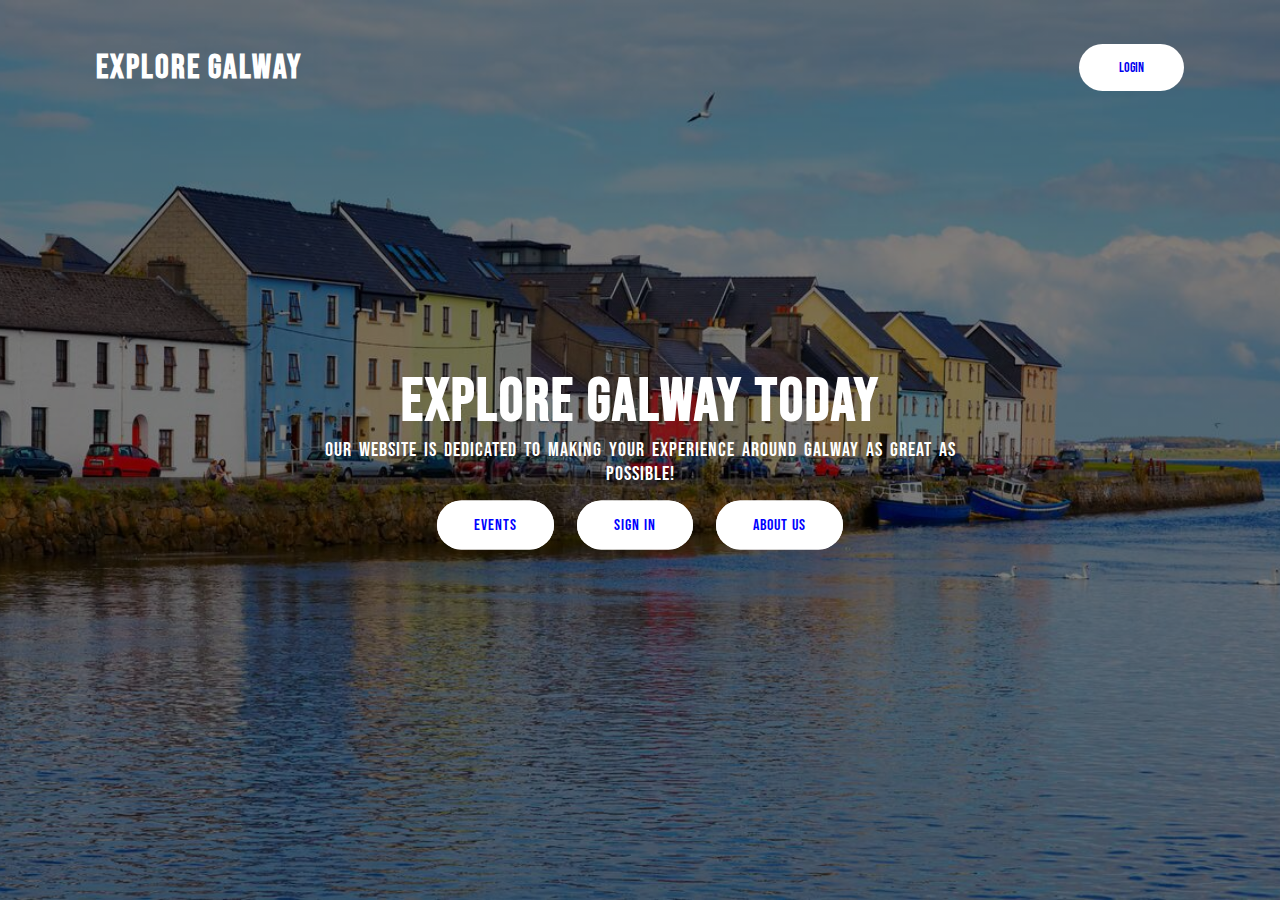
<file: tourism in galway version 2/index.html>
<!DOCTYPE html>
<html>

<head>
    <title>Explore Galway</title>
    <link rel="stylesheet" type = "text/css" href="style.css">

    <link rel="preconnect" href="https://fonts.googleapis.com">
<link rel="preconnect" href="https://fonts.gstatic.com" crossorigin>
<link href="https://fonts.googleapis.com/css2?family=Bebas+Neue&display=swap" rel="stylesheet">
</head>

<body>
    <header>
        <div class = "navbar">
        <h2 class = "logo"><span>Explore Galway</span></h2>
        <a href = "login.html" class = "loginbtn">Login</a>
        </div>

        <div class = "main">
            <div class = "text">

                <h1><span>Explore Galway Today</span></h1>
                <p>Our website is dedicated to making your experience around Galway as great as possible!</p>
                <div class ="active">
                    <a href = "events.html" class ="btn1">Events</a>
                    <a href = "login.html" class ="btn2">Sign in</a>
                    <a href = "about.html" class = "btn3">About Us</a>


                </div>



            </div>

        </div>
        

    </header>

</body>


</html>
</file>
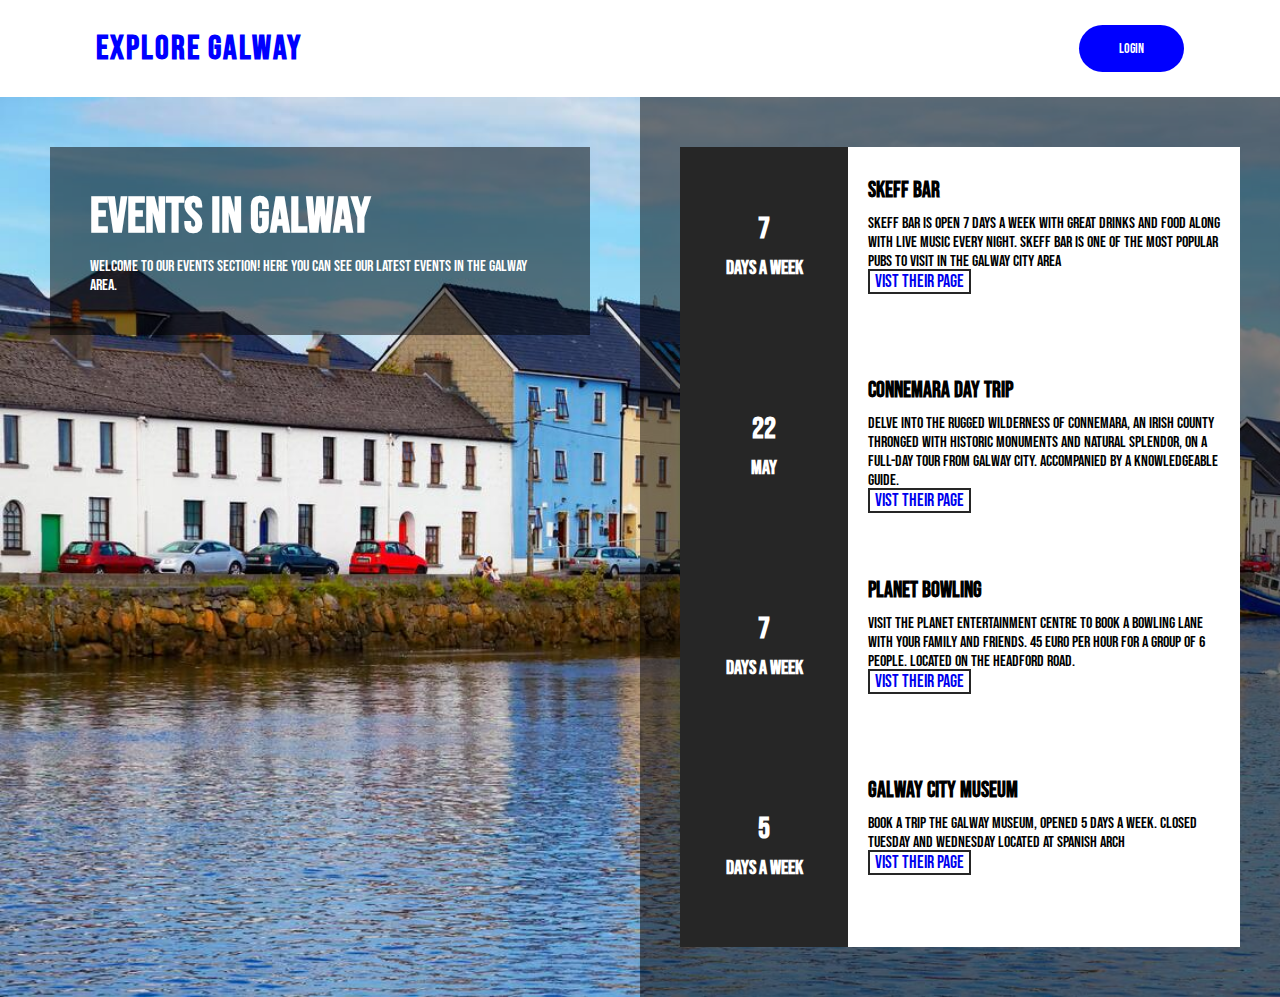
<file: events.html>
<!DOCTYPE html>
<html>

<head>


    <title>Events Section</title> <!--Events title.-->

    <style> /* start of style tag*/

@import url('https://fonts.googleapis.com/css2?family=Bebas+Neue&display=swap'); /* font import*/

*
{font-family: 'Bebas Neue', cursive; /* set font for whole page*/

  
    }
        body{
            margin: 0; /* margin and padding for whole page*/
            padding: 0;
        }

        section{
            width: 100%;
            height: 100vh;
            background: url(claddagh-galway-23927267.jpg);
            background-size: cover; /* section includes background*/

        }
        
        section .leftbox{
            width: 50%;
            height: 100%; /* css for the left hand side box with details about events */
            float: left;
            padding: 50px;
            box-sizing: border-box;


        }
        
        section .leftbox .content{
color: #fff;
background: rgba(0,0,0,.5); /* content css for left hand box*/
padding: 40px;
transition: .3s;



        }


        section .leftbox .content:hover{
background: blue; /* changes left box to blue when hovered on*/


        }


        section .leftbox .content h1{
            margin: 0;
            padding: 0; /*content for text with the h1 tag */
            font-size: 50px;
            text-transform: uppercase;
        }


        section .leftbox .content p{
         margin: 10px 0 0;
         padding: 0; /* css for p tag in left box */



        }


        section .events{
            position: relative;
            width: 50%;
            height: 100%;
            background: rgba(0,0,0,.5);
            float: right;
            box-sizing: border-box; /* events css */


        }

        section .events ul{
            position: absolute;
            top: 50%;
            transform: translateY(-50%);
            margin: 0;
            padding: 40px;
            box-sizing: border-box; /* unordered list css */


        }

        section .events ul li{
            list-style: none;
            background: #fff;
            box-sizing: border-box; /* list css*/
            height: 200px;
            

        }

        section .events ul li .time{
            position: relative;
            padding: 20px;
            background: #262626;
            box-sizing: border-box;
            width: 30%;
            height: 100%; /*  css for time spot in events tag*/
            float: left;
            text-align: center;
            transition: 0.3s;

        }

        section .events ul li:hover .time{
            background-color: blue;
 /* changes to color blue when hovered on for the time slot*/
        }


        section .events ul li .time h2{
            position: absolute;
            margin: 0;
            padding: 0;
            top: 50%; /* css for the h2 tag in events boxes */
            left: 50%;
            transform: translate(-50%, -50%);
            color: #fff;
            font-size: 30px;
        }

        section .events ul li .time h2 span{
            font-size: 20px; /*changes font size for span tag */
        }

        section .events ul li .details{
            padding: 20px;
            background: #fff; 
            box-sizing: border-box;
            width: 70%;
            height: 100%; /*css for details */
            float: left;

        }


        section .events ul li .details h3{
            position: relative;
            margin: 10px 0 0;
            padding: 0; /*css for h3 tag */
            font-size: 22px;

        }
        section .events ul li .details p{
            position: relative;
            margin: 10px 0 0; /*css for p tag */
            padding: 0;
            font-size: 16px;

        }
        section .events ul li .details a{
           display: inline-block;
           text-decoration: none; /*css for a tag */
           
          padding: 0 5px;
           border: 2px solid #262626;
           margin-top: -2px;
           font-size: 18px;
           transition: 0.3s;
          
        }

        section .events ul li .details a:hover{
            background: blue;
            color: #fff; /* css for a hover tag*/
            border-color: #262626;
        }


     

.logo{
   color: gray;
   font-size: 34px; /* css for explore galway logo*/
   font-weight: 650;
   letter-spacing: 2px;
   text-decoration: none;
   
}

header{
    text-decoration: none; /*css for header */
}


.logo span{
    color: blue; /*css for logo span */
    text-decoration: none;
}



.logo span:hover{
    color: gray; /*changes to gray when hovered over */
}


.loginbtn{
   text-transform: capitalize;
   text-decoration: none;
   background-color: blue;
   padding: 15px 40px; /* login button css*/
   font-size: 14px;
   border-radius: 30px;
   color: white;

}


.navbar{
    width: 85%;
    height: 15%; /*navbar css  */
    margin: auto;
    display: flex;
    align-items: center;
    justify-content: space-between;
    text-decoration: none;
}

a{
    text-decoration: none; /*removes blue underline tag */
}

.loginbtn:hover{
    border: 2px solid grey;
    color: white;
    background-color:gray;
    transition: 0.2s; /*changes gray when hovered on */
    cursor: pointer;

}



      
    </style>

</head>

<body>





    <header>
        <div class = "navbar">
        <a href ="index.html"><h2 class = "logo"><span>Explore Galway</span></h2></a> <!-- explore galway logo in top left of navbar-->
        <a href = "login.html" class = "loginbtn">Login</a> <!-- login button -->
        </div>

        

        
        

    </header>

<section>
    <div class = "leftbox">
        <div class="content">
            <h1>Events in Galway</h1>
            <p>Welcome to our Events Section! Here you can see our latest events in the Galway Area.</p> <!-- text displayed in left side box on events page-->
        </div>


    </div>

    <div class = "events">
        <ul>
            <li>
                <div class ="time">
                    <h2>7<br><span>days a week</span></h2><!-- shows when event is on-->
                </div>
                <div class = "details"> <!-- displays details of the event-->
                    <h3>Skeff Bar</h3>
                    <p>Skeff Bar is open 7 days a week with great drinks and food along with live music every night.
                        Skeff Bar is one of the most popular pubs to visit in the Galway City area
                    </p>
                    <a href = "https://www.theskeff.ie/">Vist their Page</a><!-- link to external website-->
                </div>
                <div style="clear:both;"></div>

                
            </li>

            <li>
                <div class ="time">
                    <h2>22<br><span>May</span></h2>
                </div>
                <div class = "details">
                    <h3>Connemara Day Trip</h3>
                    <p>Delve into the rugged wilderness of Connemara, an Irish county thronged with historic monuments and natural splendor, on a full-day tour from Galway City. Accompanied by a knowledgeable guide.

                        
                    </p>
                    <a href = "https://www.viator.com/tours/Galway/Connemara-Day-Trip-from-Galway-Kylemore-Abbey-and-Ross-Errilly-Friary/d5156-5750CONNEMARA">Vist their Page</a>
                </div>
                <div style="clear:both;"></div>

                
            </li>

            <li>
                <div class ="time">
                    <h2>7<br><span>days a week</span></h2>
                </div>
                <div class = "details">
                    <h3>Planet Bowling</h3>
                    <p>Visit the Planet entertainment centre to book a bowling lane with your family and friends. 45 Euro Per hour for a group of 6 people. Located on the headford road.
                    </p>
                    <a href = "https://planetgalway.ie/bowling/">Vist their Page</a>
                </div>
                <div style="clear:both;"></div>

                
            </li>


            <li>
                <div class ="time">
                    <h2>5<br><span>days a week</span></h2>
                </div>
                <div class = "details">
                    <h3>Galway City Museum</h3>
                    <p>Book a trip the Galway Museum, opened 5 days a week. Closed Tuesday and Wednesday Located at Spanish Arch
                    </p>
                    <a href = "https://www.galwaycitymuseum.ie/">Vist their Page</a>
                </div>
                <div style="clear:both;"></div>

                
            </li>





           
        </ul>
    </div>


   


    


</section> <!-- end of section tag-->

</body>
</html>
</file>
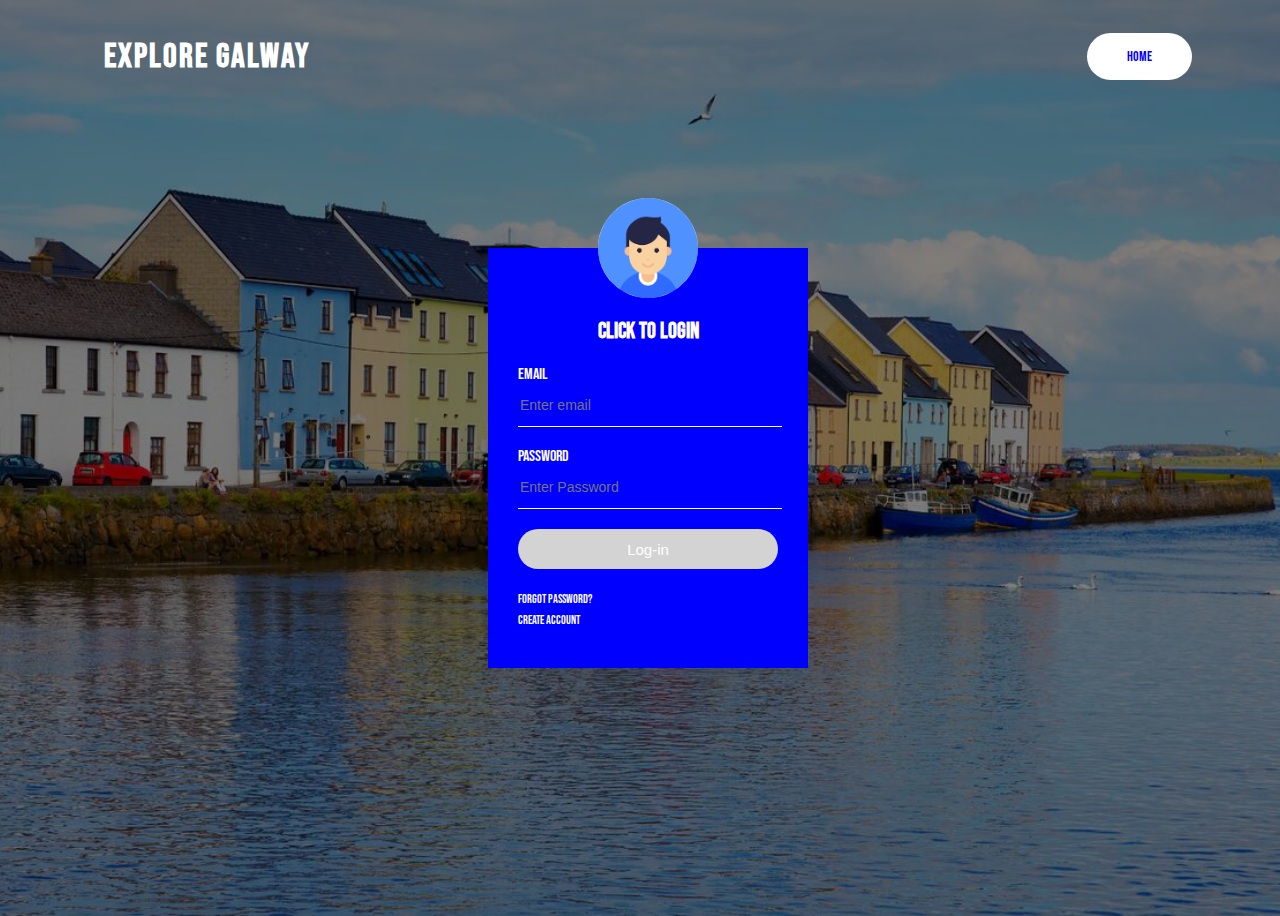
<file: tourism in galway version 2/login.html>
<!DOCTYPE html>
<html>
    <head>

<title>LOGIN PAGE</title>


<style>


@import url('https://fonts.googleapis.com/css2?family=Bebas+Neue&display=swap');






    * body{
    height: 100vh;
    width: 100%;

    background-image: linear-gradient(rgba(0,0,0,0.5), rgba(0,0,0,0.5)), url(images/claddagh-galway-23927267.jpg);
background-position: center;
background-size: cover;
position: relative;

font-family: 'Bebas Neue', cursive;

    
}

                                    /* Design login form */
.loginForm{
    width: 320px;
    height: 420px;
    background: blue;
    color: white;
    top: 50%;
    left: 50%;
    position: absolute;
    transform: translate(-50%, -50%);
    box-sizing: border-box;
    padding: 70px 30px;


}

     /* Image */
.avatarImg{
    width: 100px;
    height: 100px;
    border-radius: 50%;
    position: absolute;
    top: -50px;
    left: calc(50% - 50px);

}
                                      /*Header*/
h1{
    margin: 0;
    padding: 0 0 20px;
    text-align: center;
    font-size: 22px;


}

                              /* Create login form */
.loginForm p{
    margin: 0;
    padding: 0;
  

}

    /* Box size  */
.loginForm input{
    width: 100%;
    margin-bottom: 20px;

}
    /* Login box text and password */
.loginForm input[type="text"], input[type="password"]
{
    border: none;
    border-bottom: 1px solid #fff;
    background: transparent;
    outline: none;
    height: 40px;
    color: #fff;
    font-size: 14px;

}
    /* login box submit option */
.loginForm input[type="submit"]{
    border: none;
    outline: none;
    height: 40px;
    background: lightgrey;
    color: #fff;
    font-size: 15px;
    border-radius: 20px;

}

    /* Changes cursor when over submit option */
.loginForm input[type ="submit"]:hover{
    cursor: pointer;
    background-color: white;
    color: blue;

}
    /* */
.loginForm a{
    text-decoration: none;
    font-size: 12px;
    line-height: 20px;
    color: white;
}

   /* Logo design*/
.logo{
   color: gray;
   font-size: 34px;
   font-weight: 650;
   letter-spacing: 2px;
   text-decoration: none;
   
}

header{
    text-decoration: none;
}

    /* Logo colour */
.logo span{
    color: white;
    text-decoration: none;
}



.logo span:hover{
    color: gray;
}

    /* Login button */
.loginbtn{
   text-transform: capitalize;
   text-decoration: none;
   background-color: white;
   padding: 15px 40px;
   font-size: 14px;
   border-radius: 30px;
   color: blue;

}

    /*Navbar design */
.navbar{
    width: 85%;
    height: 15%;
    margin: auto;
    display: flex;
    align-items: center;
    justify-content: space-between;
    text-decoration: none;
}

a{
    text-decoration: none;
}
    /*Hover over login button */
.loginbtn:hover{
    border: 2px solid grey;
    color: white;
    background-color:gray;
    transition: 0.2s;
    cursor: pointer;

}



   

</style>

    </head>


    <body>

            <!--Links to other pages in header -->
        <header>
            <div class = "navbar">
            <a href ="index.html"><h2 class = "logo"><span>Explore Galway</span></h2></a>
            <a href = "index.html" class = "loginbtn">HOME</a>
            </div>
    
            
    
            
            
    
        </header>

        <!-- html for login form
            requests user name and password -->

        <div class = "loginForm">
        <img src="images.png" class = "avatarImg">
        <h1>Click to Login</h1>
        <form>
            <p>Email</p>
            <input type = "text" name = "" placeholder="Enter email">
            <p>Password</p>
            <input type = "password" name ="" placeholder="Enter Password">
            <input type ="submit" name = "" value = "Log-in">
            <a href = "#">Forgot password?</a><br>
            <a href = "#">Create Account</a>
        </form>
    </div>
    </body>
</html>
</file>
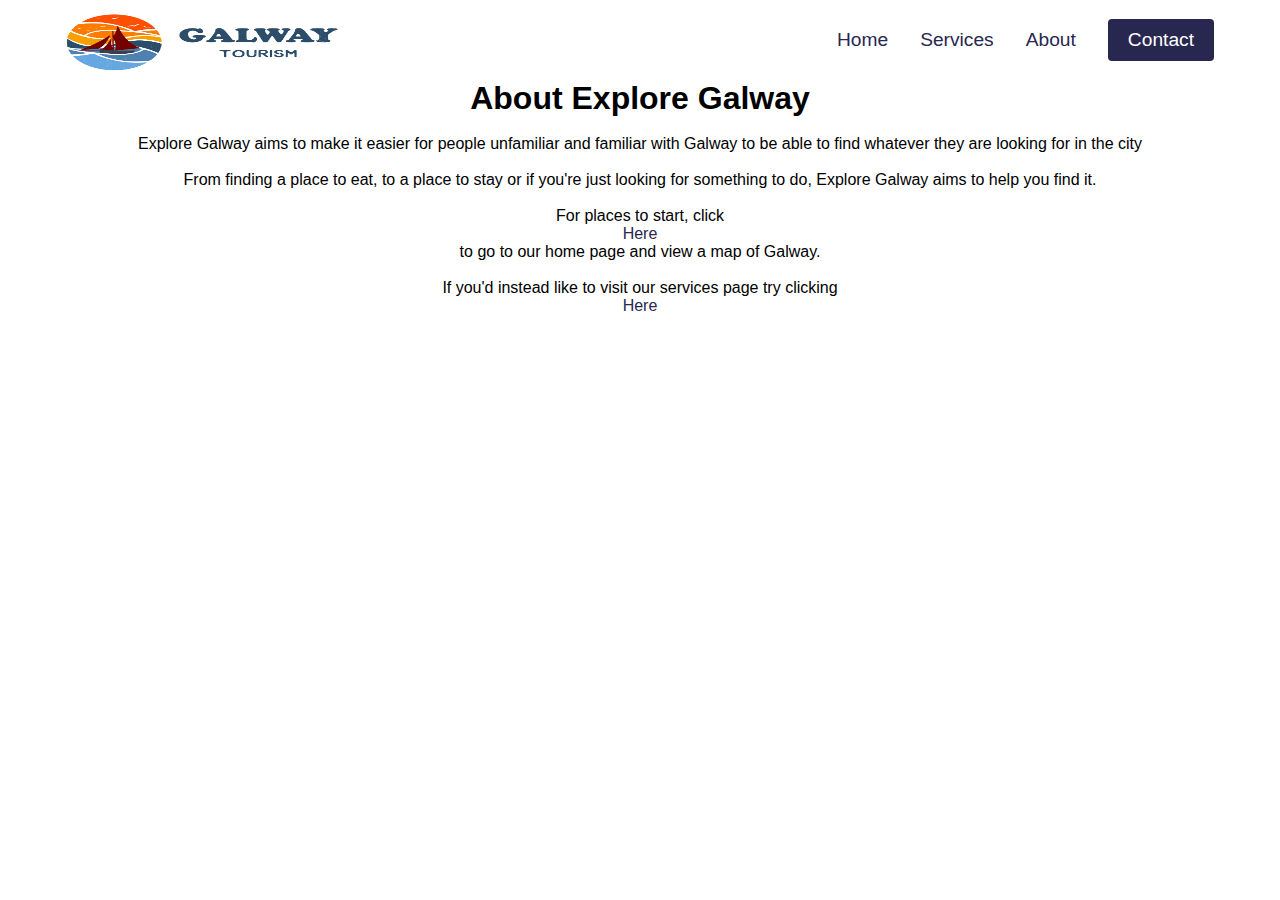
<file: Tourism in Galway/about.html>
<!DOCTYPE html>
<html lang="en">

<head>
  <meta charset="UTF-8">
  <meta http-equiv="X-UA-Compatible" content="IE=edge">
  <meta name="viewport" content="width=device-width, initial-scale=1.0">
  <title>Explore Galway</title>
  <link rel="stylesheet" href="styles.css">
</head>

<body>
  <nav class="navbar">

    <div class="navbar__container">

      <a href="/" id="navbar__logo"><img src="images/galwaytourism.jpg" alt="galway tourism logo" width="300" height="80"></a>

      <div class="navbar__toggle" id="mobile-menu">
        <span class="bar"></span>
        <span class="bar"></span>
        <span class="bar"></span>
      </div>

      <ul class="navbar__menu">
        <li class="navbar__item">
          <a href="index.html" class="navbar__links">Home</a>
         </body>


        </li>
        <li class="navbar__item">
          <a href="services.html" class="navbar__links">Services</a>


        </li>
        <li class="navbar__item">
          <a href="about.html" class="navbar__links" >About</a>


        </li>

        <li class="navbar__btn">
          <a href="contact.html" class="button">Contact</a>
        </li>
        </ul>
      </div>
  </nav>

<center><h1>About Explore Galway</h1></center>
<br>
<center><p>Explore Galway aims to make it easier for people unfamiliar
   and familiar with Galway to be able to find whatever they are looking for in the city</p></center>
</body>
<br>
<center><p>From finding a place to eat, to a place to stay or if you're just looking for something to do,
   Explore Galway aims to help you find it.</p></center>
</body>
<br>
<center><p>For places to start, click <a href="index.html" class="navbar__links"> Here </a> to go to our home page and view a map of Galway.</p></center>
</body>
<br>
<center><p>If you'd instead like to visit our services page try clicking <a href="services.html" class="navbar__links"> Here </a></p></center>
</body>

</html>
</file>
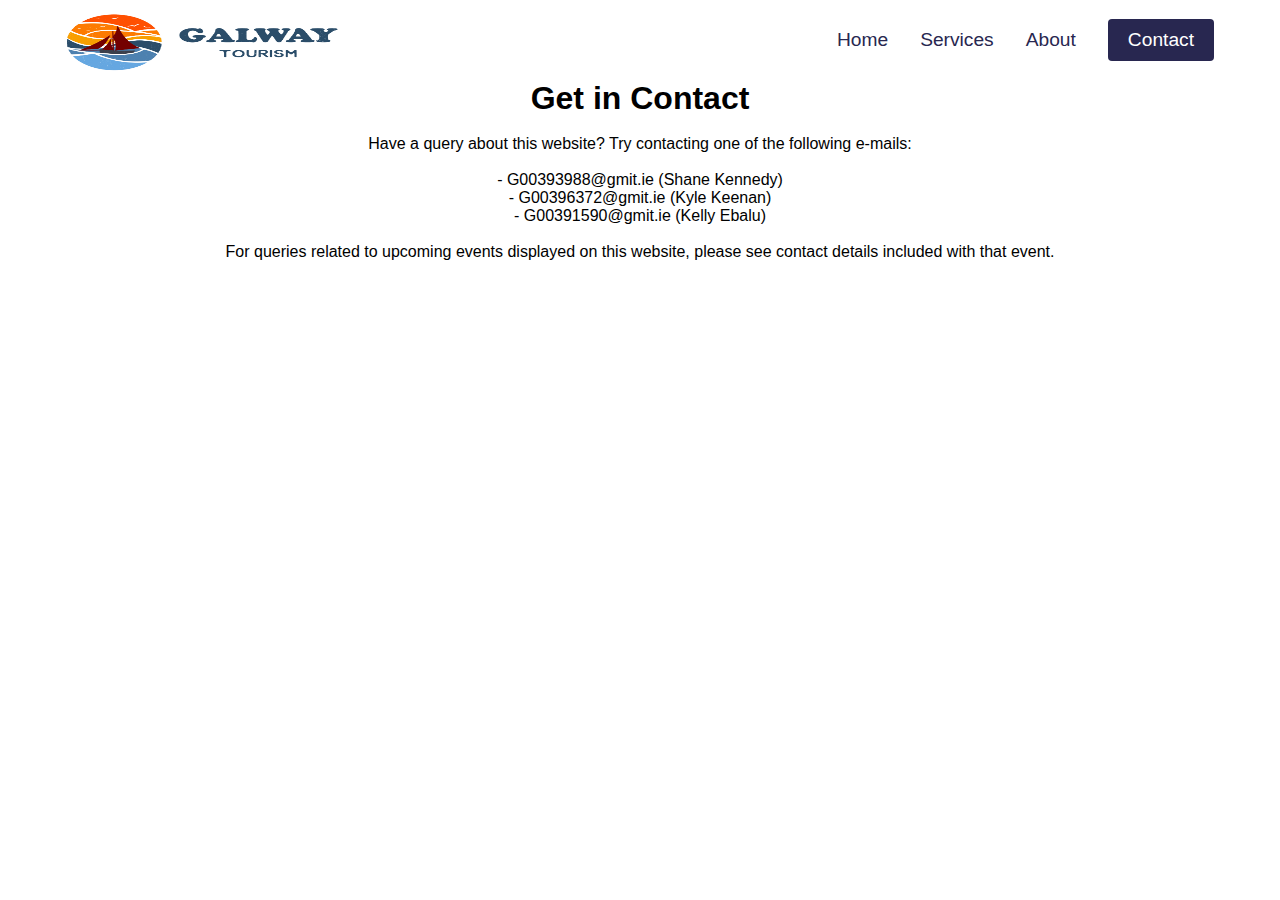
<file: Tourism in Galway/contact.html>
<!DOCTYPE html>
<html lang="en">

<head>
  <meta charset="UTF-8">
  <meta http-equiv="X-UA-Compatible" content="IE=edge">
  <meta name="viewport" content="width=device-width, initial-scale=1.0">
  <title>Get in Contact</title>
  <link rel="stylesheet" href="styles.css">
</head>

<body>
  <nav class="navbar">

    <div class="navbar__container">

      <a href="/" id="navbar__logo"><img src="images/galwaytourism.jpg" alt="galway tourism logo" width="300" height="80"></a>

      <div class="navbar__toggle" id="mobile-menu">
        <span class="bar"></span>
        <span class="bar"></span>
        <span class="bar"></span>
      </div>

      <ul class="navbar__menu">
        <li class="navbar__item">
          <a href="index.html" class="navbar__links">Home</a>


        </li>
        <li class="navbar__item">
          <a href="services.html" class="navbar__links">Services</a>


        </li>
        <li class="navbar__item">
          <a href="about.html" class="navbar__links" >About</a>


        </li>

        <li class="navbar__btn">
          <a href="contact.html" class="button">Contact</a>
  </div >
  </nav>
  <center><h1>Get in Contact</h1></center>
  <br>
  <center><p>Have a query about this website? Try contacting one of the following e-mails:<br><br> - G00393988@gmit.ie (Shane Kennedy) <br>
                                                                                               - G00396372@gmit.ie (Kyle Keenan) <br> 
                                                                                               - G00391590@gmit.ie (Kelly Ebalu)</p></center>
    <br>
  <center><p>For queries related to upcoming events displayed on this website, please see contact details included with that event. </p></center>

</body>

</html>
</file>
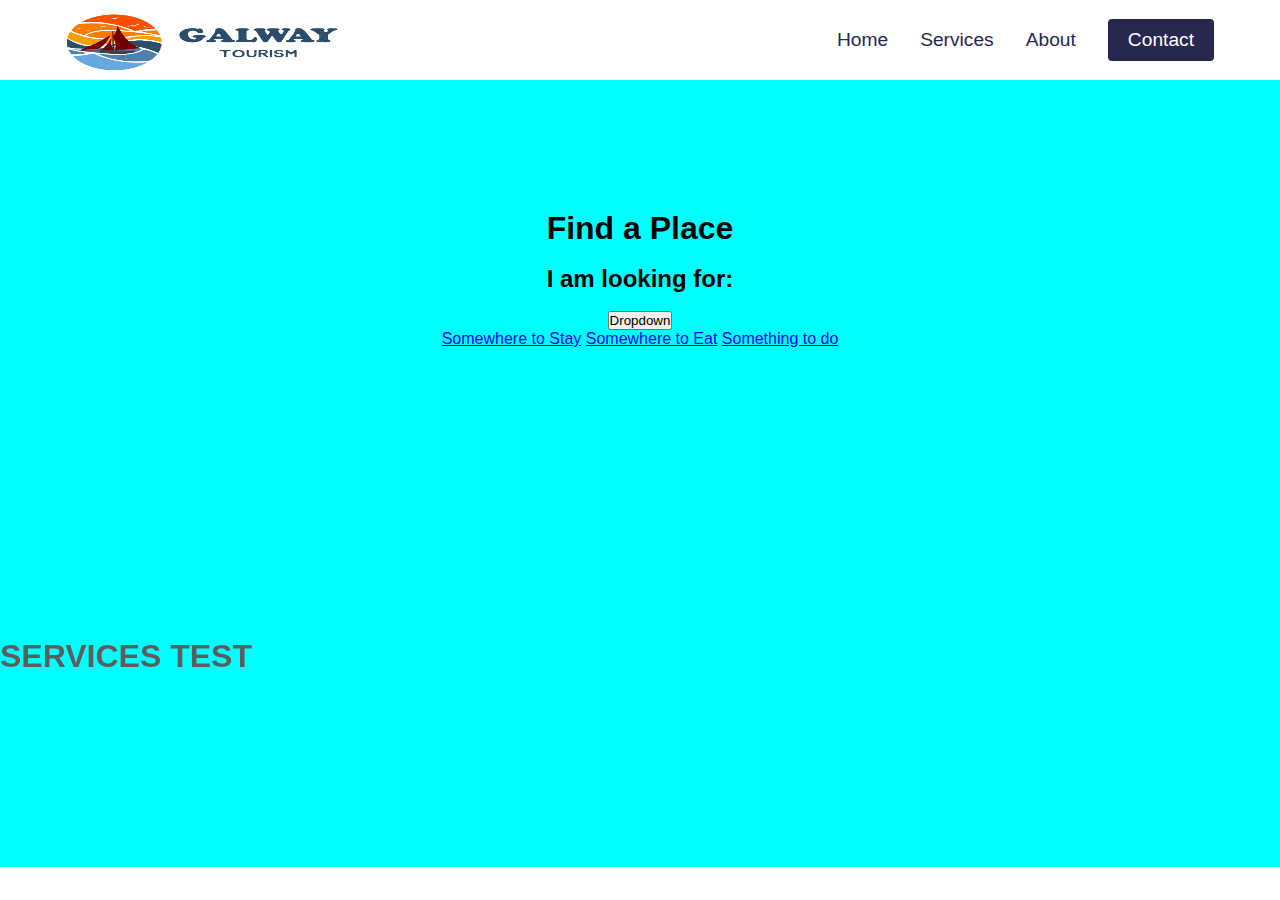
<file: Tourism in Galway/services.html>
<!DOCTYPE html>
<html lang="en">

<head>
  <meta charset="UTF-8">
  <meta http-equiv="X-UA-Compatible" content="IE=edge">
  <meta name="viewport" content="width=device-width, initial-scale=1.0">
  <title>Explore Galway Services</title>
  <link rel="stylesheet" href="styles.css">
</head>

<body>
  <nav class="navbar">

    <div class="navbar__container">

      <a href="/" id="navbar__logo"><img src="images/galwaytourism.jpg" alt="galway tourism logo" width="300" height="80"></a>

      <div class="navbar__toggle" id="mobile-menu">
        <span class="bar"></span>
        <span class="bar"></span>
        <span class="bar"></span>
      </div>

      <ul class="navbar__menu">
        <li class="navbar__item">
          <a href="index.html" class="navbar__links">Home</a>


        </li>
        <li class="navbar__item">
          <a href="services.html" class="navbar__links">Services</a>


        </li>
        <li class="navbar__item">
          <a href="about.html" class="navbar__links" >About</a>


        </li>

        <li class="navbar__btn">
          <a href="contact.html" class="button">Contact</a>


        </li>

      </ul>
     
     
     
     
    </div>
  </nav>


  <div class="hero" id="home">
    <div class="hero__container">
      

      <!--Broken-->
      <h1>Find a Place</h1>
      <br>
      <h2>I am looking for:</h2>
      <br>
      <div class="dropdown">
        <button class="dropbtn">Dropdown</button>
        <div class="dropdown-content">
          <a href="stay.html">Somewhere to Stay</a>
          <a href="eat.html">Somewhere to Eat</a>
          <a href="entertainment.html">Something to do</a>
        </div>
      </div>

     


      

    </div>
  </div>


  <div class="main" >
    <div class="main__container">
      </div>
      <div class="main__content">
    
       <h1>Services test</h1>
      

      </div>
    </div>
  </div >


</body>

</html>
</file>
<file: tourism in galway version 2/style.css>
/* font type */
*{
    padding: 0;
    margin: 0;
    font-family: 'Bebas Neue', cursive;

}
            /* header style */
header{
    height: 100vh;
    width: 100%;

    background-image: linear-gradient(rgba(0,0,0,0.5), rgba(0,0,0,0.5)), url(images/claddagh-galway-23927267.jpg);
background-position: center;
background-size: cover;
position: relative;

}
        /* logo style */
.logo{
   color: #fff;
   font-size: 34px;
   font-weight: 650;
   letter-spacing: 2px;
}


span{
    color: white;
}

        /* button style */
.loginbtn{
   text-transform: capitalize;
   text-decoration: none;
   background-color: #fff;
   padding: 15px 40px;
   font-size: 14px;
   border-radius: 30px;

}

 /* navbar style */
.navbar{
    width: 85%;
    height: 15%;
    margin: auto;
    display: flex;
    align-items: center;
    justify-content: space-between;
}

    /* main style */
.main{
    position: absolute;
    top: 50%;
    left: 50%;
    transform: translate(-50%, -50%);
    text-align: center;
    
    
}
    /* header 1 style */
.text h1{
    color: white;
    font-weight: 800;
    font-size: 60px;
    letter-spacing: 2px;
}

    /* paragraph style */
.text p{
    color: white;
    text-transform: capitalize;
    font-size: 20px;
    margin-bottom: 30px;
    word-spacing: 3px;
    letter-spacing: 1px;


}

    /* button 1 style */
.btn1{
    margin: 0px 10px;
    border: 2px solid #fff;
    padding: 13px 35px;
    letter-spacing: 1px;
    color: blue;
    border-radius: 30px;
    background-color: #fff;
    text-decoration: none;


}
    /* button 1 style when hovering */
    .btn1:hover{
    border: 2px solid grey;
    color: white;
    background-color: blue;
    transition: 0.2s;
    cursor: pointer;

}
    /* login button style when hovering */
.loginbtn:hover{
    border: 2px solid grey;
    color: white;
    background-color: blue;
    transition: 0.2s;
    cursor: pointer;

}

    /* button 2 style */
.btn2{
    margin: 0px 10px;
    border: 2px solid #fff;
    padding: 13px 35px;
    letter-spacing: 1px;
    color: blue;
    border-radius: 30px;
    background-color: #fff;
    text-decoration: none;  
}
    /* button 2 style when hovering */
.btn2:hover{

    border: 2px solid grey;
    color: white;
    background-color: blue;
    transition: 0.2s;
    cursor: pointer;

}




    /* button 3 style */
.btn3{
    margin: 0px 10px;
    border: 2px solid #fff;
    padding: 13px 35px;
    letter-spacing: 1px;
    color: blue;
    border-radius: 30px;
    background-color: #fff;
    text-decoration: none;  
}
    /* button 3 style when hovering */
.btn3:hover{

    border: 2px solid grey;
    color: white;
    background-color: blue;
    transition: 0.2s;
    cursor: pointer;

}
</file>
<file: Tourism in Galway/styles.css>
* {
    box-sizing: border-box;
    margin: 0;
    padding: 0;
    font-family: "Kumbh Sans", sans-serif;
  }
  
  .navbar {
    background: #fff;
    height: 80px;
    display: flex;
    justify-content: center;
    align-items: center;
    font-size: 1.2rem;
    position: sticky;
    top: 0;
    z-index: 999;
  }
  
  .navbar__container {
    display: flex;
    justify-content: space-between;
    height: 80px;
    z-index: 1;
  
    width: 100%;
  
    max-width: 1300px;
    margin: 0 auto;
    padding: 0 50px;
  }
  
  #navbar__logo {
    background-color: #fff;
    font-weight: bold;
    -webkit-background-clip: text;
    -moz-background-clip: text;
    -webkit-text-fill-color: transparent;
    -moz-text-fill-color: transparent;
    display: flex;
    align-items: center;
    cursor: pointer;
    text-decoration: none;
  
    font-size: 2rem;
  }
  
  .fa-gem {
    margin-right: 0.5rem;
  }
  
  .navbar__menu {
    display: flex;
    align-items: center;
    list-style: none;
    text-align: center;
  }
  
  .navbar__item {
    height: 80px;
  }
  
  .navbar__links {
    color: rgb(40, 39, 80);
    display: flex;
  
    align-items: center;
    justify-content: center;
    text-decoration: none;
    padding: 0 1rem;
    height: 100%;
  }
  
  .navbar__btn {
    display: flex;
    justify-content: center;
    align-items: center;
    padding: 0 1rem;
    width: 100%;
  }
  
  .button {
    display: flex;
    justify-content: center;
    align-items: center;
    text-decoration: none;
    padding: 10px 20px;
    height: 100%;
    width: 100%;
    border: none;
    outline: none;
    border-radius: 4px;
    background: rgb(40, 39, 80);
    color: #fff;
  }
  
  .button:hover {
    background: #5f5c5d;
    transition: all 0.3s ease;
  }
  
  .navbar__links:hover {
    color: #f4bf30;
    transition: all 0.3s ease;
  }
  
  @media screen and(max-width: 960px) {
    .navbar__container {
      display: flex;
      justify-content: space-between;
      height: 80px;
      z-index: 1;
      width: 100%;
      max-width: 1300px;
      padding: 0;
    }
  
    .navbar__menu {
      display: grid;
      grid-template-columns: auto;
      margin: 0;
      width: 100%;
      position: absolute;
      top: -1000px;
      opacity: 0;
      transition: all 0.5s ease;
      height: 50vh;
      z-index: -1;
    }
  
    .navbar__menu.active {
      background: #fff;
      top: 100%;
      opacity: 1;
      transition: all 0.5s ease;
      z-index: 99;
      height: 50vh;
      font-size: 1.6rem;
    }
  }
  
  /* Hero Section */
  .hero {
    background: aqua;
    
    padding: 100px 0;
  }
  
  .hero__container {
    display: flex;
    flex-direction: column;
    justify-content: center;
    align-items: center;
    max-width: 1200px;
    margin: 0 auto;
    height: 90%;
    text-align: center;
    padding: 30px;
  }
  
  
  

  
  .main {
    background-color: aqua;
    padding: 10rem 0;
  }
  
  .main__container {
    display: grid;
    grid-template-columns: 1fr 1fr;
    align-items: center;
    justify-content: center;
    margin: 0 auto;
    height: 90%;
    z-index: 1;
    width: 100%;
    max-width: 1300px;
    padding: 0 50px;
  }
  
  .main__content {
    color: #fff;
    width: 100%;
  }
  
  .main__content h1 {
    font-size: 2rem;
    background-color: #5f5c5d;
  
    background-size: 100%;
    -webkit-background-clip: text;
    -moz-background-clip: text;
    -webkit-text-fill-color: transparent;
    -moz-text-fill-color: transparent;
    text-transform: uppercase;
    margin-bottom: 32px;
  }
  
  .main__content h2 {
    font-size: 4rem;
    background: aqua;
  
    background-size: 100%;
    -webkit-background-clip: text;
    -moz-background-clip: text;
    -webkit-text-fill-color: transparent;
    -moz-text-fill-color: transparent;
  }
  
  .main__content p {
    margin-top: 1rem;
    font-size: 2rem;
    font-weight: 700;
  }
</file>
